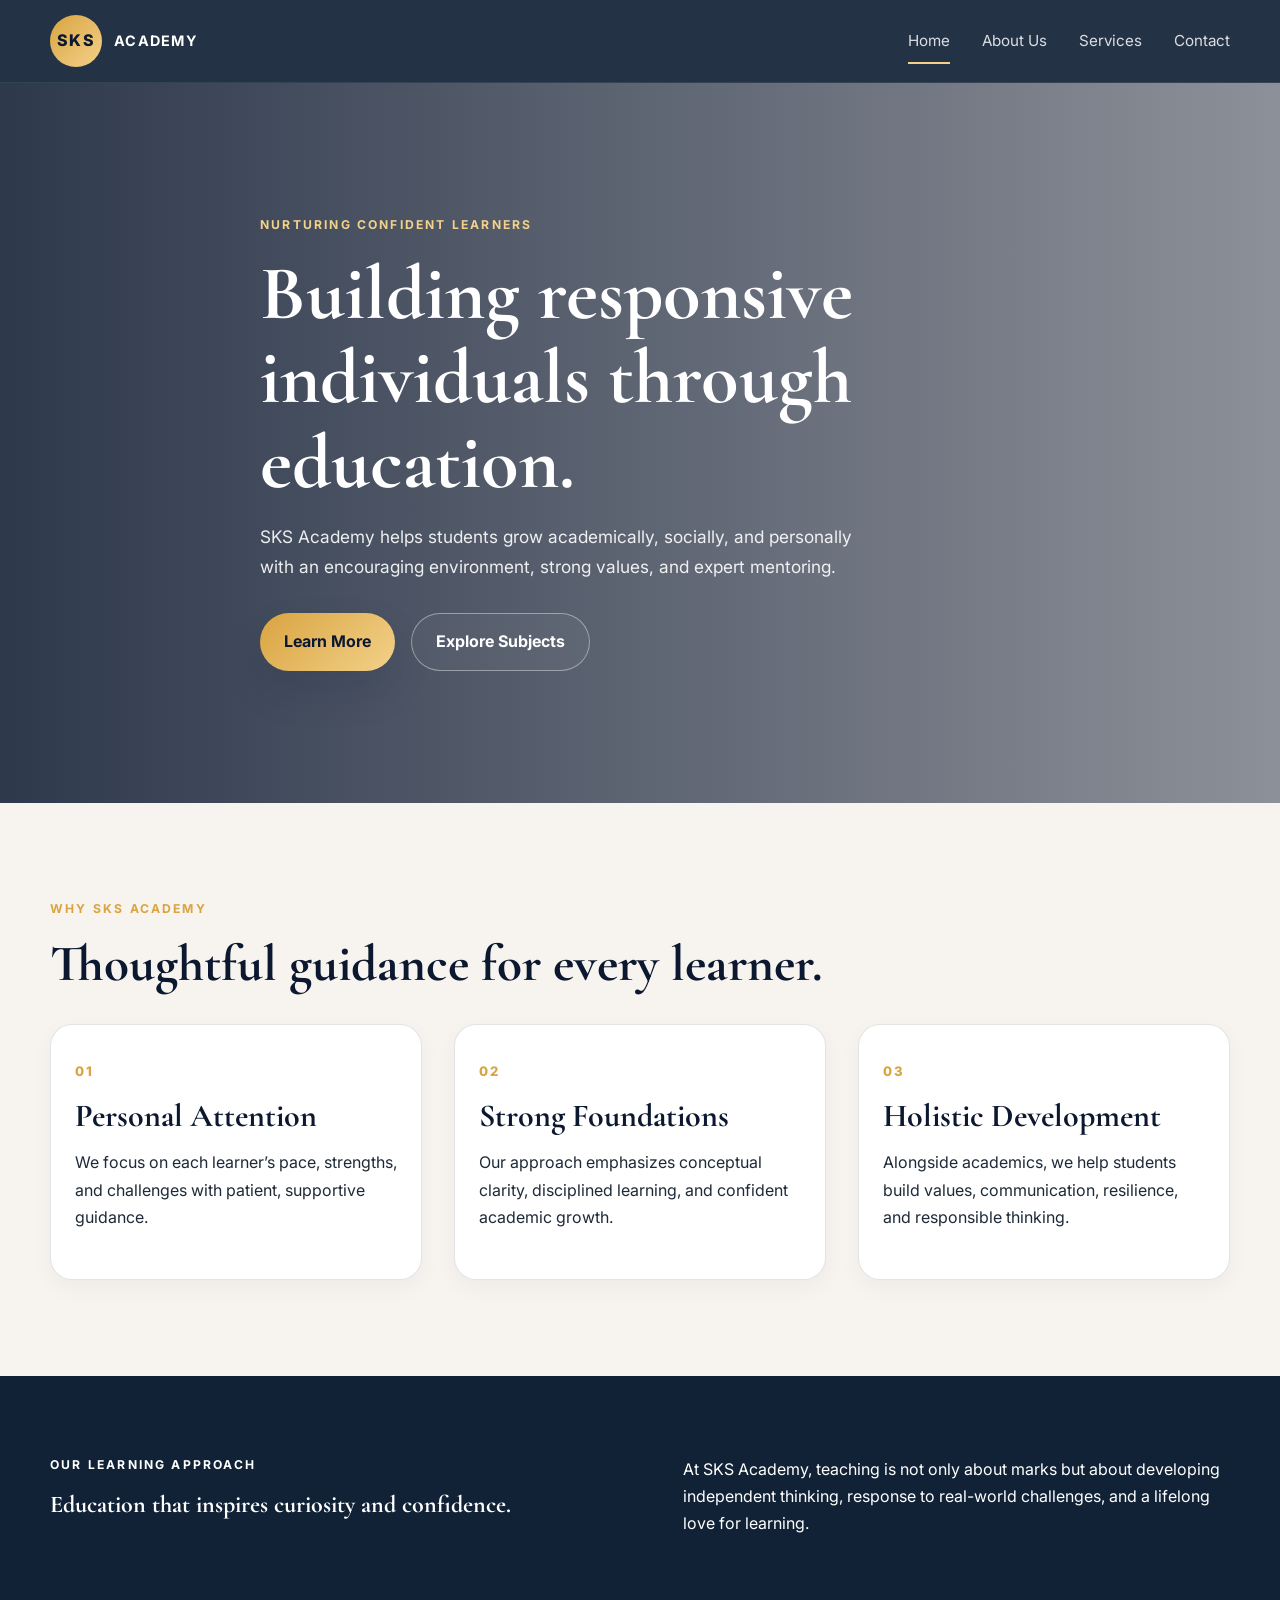
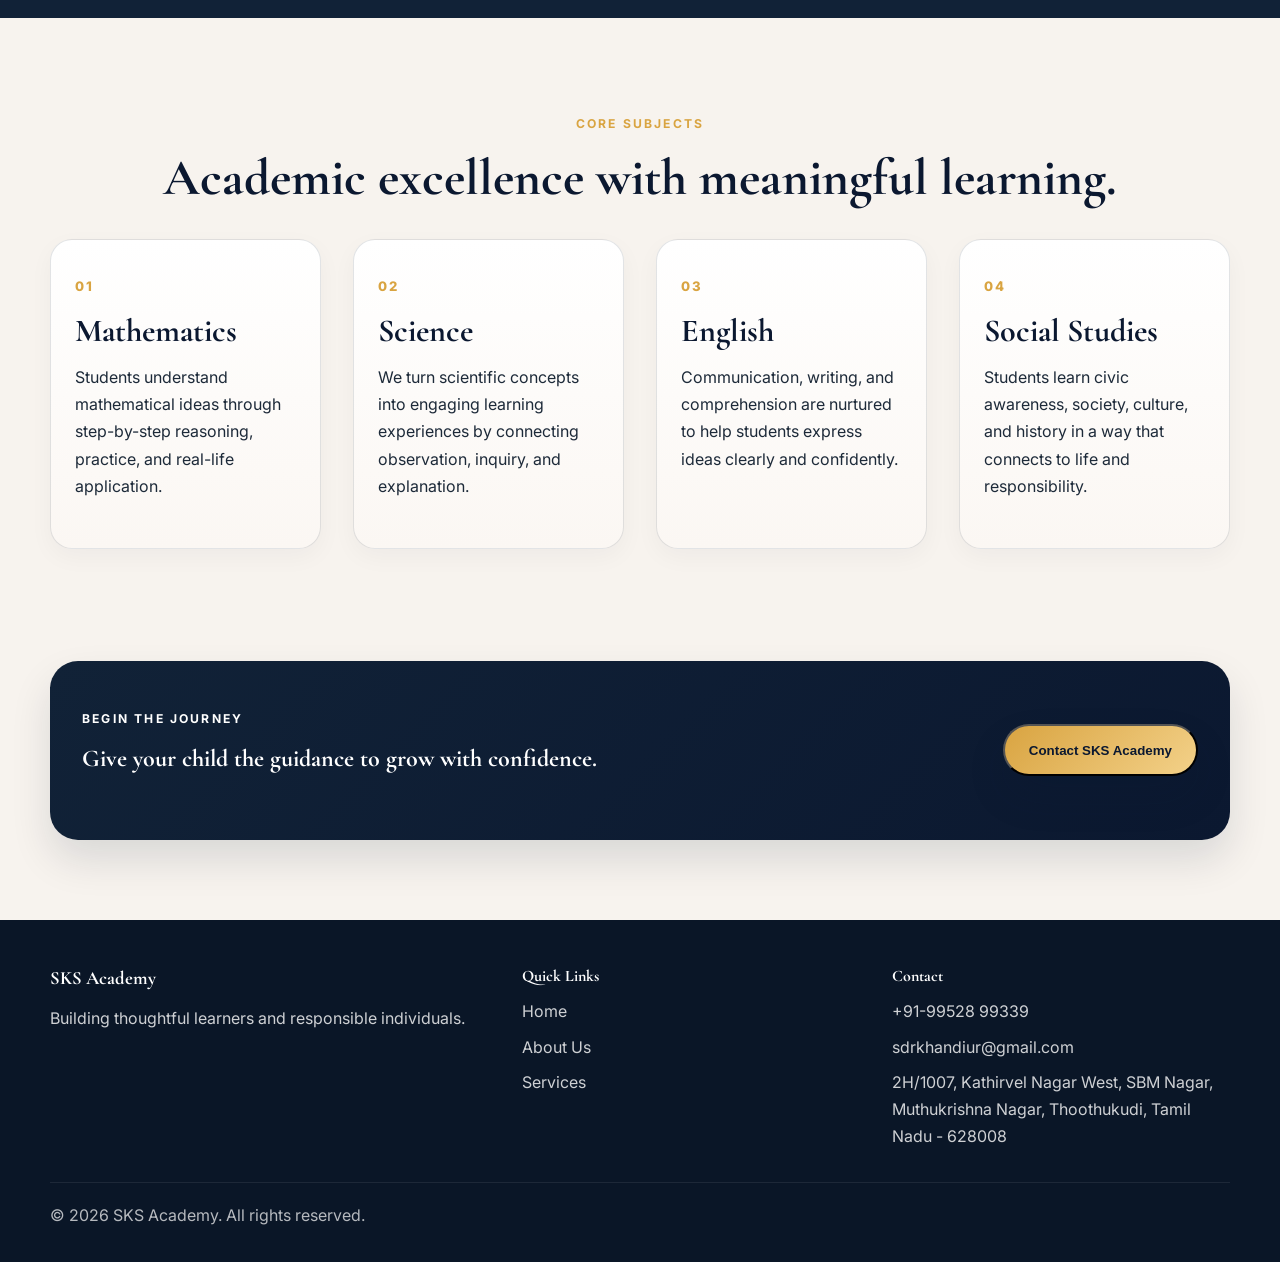
<file: index.html>
<!DOCTYPE html>
<html lang="en">
  <head>
    <meta charset="UTF-8" />
    <meta name="viewport" content="width=device-width, initial-scale=1.0" />
    <meta name="description" content="SKS Academy nurtures responsive individuals through quality teaching, personal guidance, and strong academic foundations." />
    <title>SKS Academy | Home</title>
    <link rel="preconnect" href="https://fonts.googleapis.com" />
    <link rel="preconnect" href="https://fonts.gstatic.com" crossorigin />
    <link href="https://fonts.googleapis.com/css2?family=Cormorant+Garamond:wght@600;700&family=Inter:wght@400;500;600;700;800&display=swap" rel="stylesheet" />
    <link rel="stylesheet" href="css/styles.css" />
  </head>
  <body>
    <header class="site-header">
      <div class="container nav-wrap">
        <a href="index.html" class="brand">
          <span class="brand-mark">SKS</span>
          <span class="brand-text">Academy</span>
        </a>
        <nav class="main-nav" aria-label="Main navigation">
          <a href="index.html" class="active">Home</a>
          <a href="about.html">About Us</a>
          <a href="services.html">Services</a>
          <a href="#contact">Contact</a>
        </nav>
      </div>
    </header>

    <main>
      <section class="hero">
        <div class="hero-overlay"></div>
        <div class="container hero-content">
          <p class="eyebrow">Nurturing confident learners</p>
          <h1>Building responsive individuals through education.</h1>
          <p class="hero-copy">
            SKS Academy helps students grow academically, socially, and personally with an encouraging environment, strong values, and expert mentoring.
          </p>
          <div class="cta-row">
            <a href="about.html" class="btn btn-primary">Learn More</a>
            <a href="services.html" class="btn btn-secondary">Explore Subjects</a>
          </div>
        </div>
      </section>

      <section class="intro container section-pad">
        <div class="section-heading">
          <p class="eyebrow eyebrow-dark">Why SKS Academy</p>
          <h2>Thoughtful guidance for every learner.</h2>
        </div>
        <div class="intro-grid">
          <div class="info-card">
            <span class="card-number">01</span>
            <h3>Personal Attention</h3>
            <p>We focus on each learner’s pace, strengths, and challenges with patient, supportive guidance.</p>
          </div>
          <div class="info-card">
            <span class="card-number">02</span>
            <h3>Strong Foundations</h3>
            <p>Our approach emphasizes conceptual clarity, disciplined learning, and confident academic growth.</p>
          </div>
          <div class="info-card">
            <span class="card-number">03</span>
            <h3>Holistic Development</h3>
            <p>Alongside academics, we help students build values, communication, resilience, and responsible thinking.</p>
          </div>
        </div>
      </section>

      <section class="feature-band">
        <div class="container feature-grid">
          <div>
            <p class="eyebrow">Our learning approach</p>
            <h2>Education that inspires curiosity and confidence.</h2>
          </div>
          <p>
            At SKS Academy, teaching is not only about marks but about developing independent thinking, response to real-world challenges, and a lifelong love for learning.
          </p>
        </div>
      </section>

      <section class="subjects container section-pad">
        <div class="section-heading center">
          <p class="eyebrow eyebrow-dark">Core subjects</p>
          <h2>Academic excellence with meaningful learning.</h2>
        </div>
        <div class="subject-grid">
          <article class="subject-card">
            <span class="subject-number">01</span>
            <h3>Mathematics</h3>
            <p>Students understand mathematical ideas through step-by-step reasoning, practice, and real-life application.</p>
          </article>
          <article class="subject-card">
            <span class="subject-number">02</span>
            <h3>Science</h3>
            <p>We turn scientific concepts into engaging learning experiences by connecting observation, inquiry, and explanation.</p>
          </article>
          <article class="subject-card">
            <span class="subject-number">03</span>
            <h3>English</h3>
            <p>Communication, writing, and comprehension are nurtured to help students express ideas clearly and confidently.</p>
          </article>
          <article class="subject-card">
            <span class="subject-number">04</span>
            <h3>Social Studies</h3>
            <p>Students learn civic awareness, society, culture, and history in a way that connects to life and responsibility.</p>
          </article>
        </div>
      </section>

      <section class="cta-section" id="contact">
        <div class="container cta-block">
          <div>
            <p class="eyebrow">Begin the journey</p>
            <h2>Give your child the guidance to grow with confidence.</h2>
          </div>
          <button type="button" class="btn btn-primary" id="open-contact-form">Contact SKS Academy</button>
        </div>
      </section>

      <div class="contact-modal hidden" id="contact-modal" aria-hidden="true">
        <div class="contact-modal-backdrop" data-close="true"></div>
        <div class="contact-modal-dialog" role="dialog" aria-modal="true" aria-labelledby="contact-form-title">
          <button type="button" class="modal-close" id="close-contact-form" aria-label="Close contact form">×</button>
          <h3 id="contact-form-title">Enquire at SKS Academy</h3>
          <form id="inquiry-form" action="https://formspree.io/f/xljevvjr" method="POST">
            <div class="form-grid">
              <label>
                <span>Name</span>
                <input type="text" name="name" placeholder="Your full name" required />
              </label>
              <label>
                <span>Contact Number</span>
                <input type="tel" name="contact" placeholder="Your contact number" required />
              </label>
              <label class="full-width">
                <span>Email</span>
                <input type="email" name="email" placeholder="Your email address" required />
              </label>
              <label class="full-width">
                <span>How can we help?</span>
                <textarea name="description" rows="5" placeholder="Describe your requirement" required></textarea>
              </label>
              <input type="hidden" name="_subject" value="New inquiry from SKS Academy website" />
            </div>
            <button type="submit" class="btn btn-primary full-width-btn">Send</button>
            <p class="form-status" id="form-status" aria-live="polite"></p>
          </form>
        </div>
      </div>
    </main>

    <footer class="site-footer">
      <div class="container footer-grid">
        <div>
          <h3>SKS Academy</h3>
          <p>Building thoughtful learners and responsible individuals.</p>
        </div>
        <div>
          <h4>Quick Links</h4>
          <ul>
            <li><a href="index.html">Home</a></li>
            <li><a href="about.html">About Us</a></li>
            <li><a href="services.html">Services</a></li>
          </ul>
        </div>
        <div>
          <h4>Contact</h4>
          <ul>
            <li><a href="tel:+919952899339">+91-99528 99339</a></li>
            <li><a href="mailto:sdrkhandiur@gmail.com">sdrkhandiur@gmail.com</a></li>
            <li>2H/1007, Kathirvel Nagar West, SBM Nagar, Muthukrishna Nagar, Thoothukudi, Tamil Nadu - 628008</li>
          </ul>
        </div>
      </div>
      <div class="container copyright">© 2026 SKS Academy. All rights reserved.</div>
    </footer>

    <script src="js/main.js"></script>
  </body>
</html>
</file>
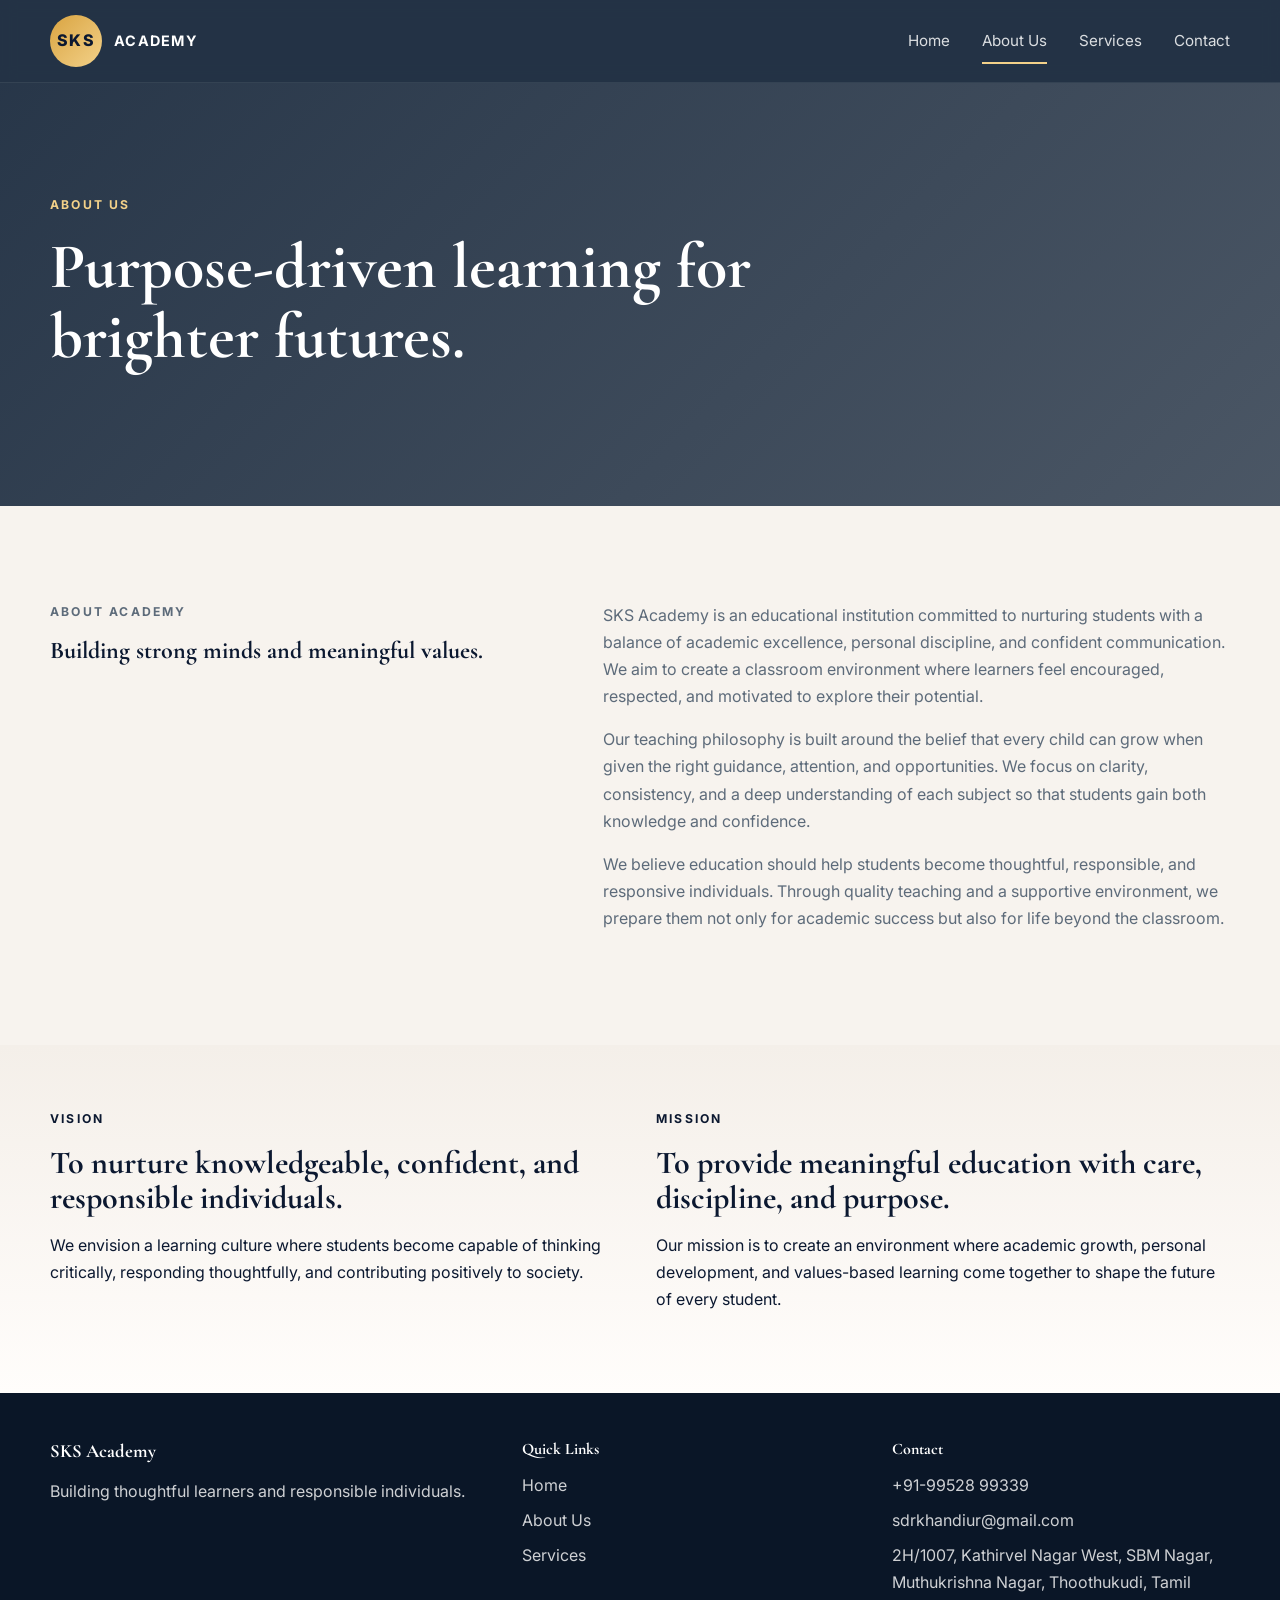
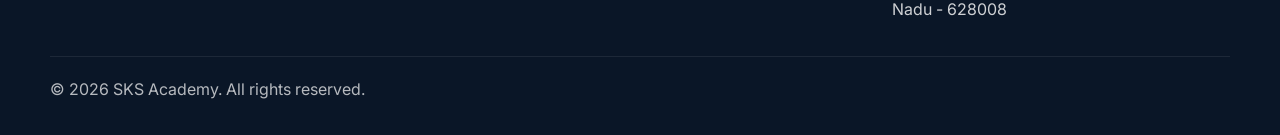
<file: about.html>
<!DOCTYPE html>
<html lang="en">
  <head>
    <meta charset="UTF-8" />
    <meta name="viewport" content="width=device-width, initial-scale=1.0" />
    <meta name="description" content="About SKS Academy, including vision, mission, and our educational philosophy." />
    <title>SKS Academy | About Us</title>
    <link rel="preconnect" href="https://fonts.googleapis.com" />
    <link rel="preconnect" href="https://fonts.gstatic.com" crossorigin />
    <link href="https://fonts.googleapis.com/css2?family=Cormorant+Garamond:wght@600;700&family=Inter:wght@400;500;600;700;800&display=swap" rel="stylesheet" />
    <link rel="stylesheet" href="css/styles.css" />
  </head>
  <body>
    <header class="site-header">
      <div class="container nav-wrap">
        <a href="index.html" class="brand">
          <span class="brand-mark">SKS</span>
          <span class="brand-text">Academy</span>
        </a>
        <nav class="main-nav" aria-label="Main navigation">
          <a href="index.html">Home</a>
          <a href="about.html" class="active">About Us</a>
          <a href="services.html">Services</a>
          <a href="index.html#contact">Contact</a>
        </nav>
      </div>
    </header>

    <main>
      <section class="page-hero small-hero">
        <div class="container">
          <p class="eyebrow">About us</p>
          <h1>Purpose-driven learning for brighter futures.</h1>
        </div>
      </section>

      <section class="container section-pad">
        <div class="two-column">
          <div>
            <p class="eyebrow eyebrow-dark">About Academy</p>
            <h2>Building strong minds and meaningful values.</h2>
          </div>
          <div>
            <p>
              SKS Academy is an educational institution committed to nurturing students with a balance of academic excellence, personal discipline, and confident communication. We aim to create a classroom environment where learners feel encouraged, respected, and motivated to explore their potential.
            </p>
            <p>
              Our teaching philosophy is built around the belief that every child can grow when given the right guidance, attention, and opportunities. We focus on clarity, consistency, and a deep understanding of each subject so that students gain both knowledge and confidence.
            </p>
            <p>
              We believe education should help students become thoughtful, responsible, and responsive individuals. Through quality teaching and a supportive environment, we prepare them not only for academic success but also for life beyond the classroom.
            </p>
          </div>
        </div>
      </section>

      <section class="feature-band alt-band">
        <div class="container values-grid">
          <article>
            <p class="eyebrow">Vision</p>
            <h3>To nurture knowledgeable, confident, and responsible individuals.</h3>
            <p>
              We envision a learning culture where students become capable of thinking critically, responding thoughtfully, and contributing positively to society.
            </p>
          </article>
          <article>
            <p class="eyebrow">Mission</p>
            <h3>To provide meaningful education with care, discipline, and purpose.</h3>
            <p>
              Our mission is to create an environment where academic growth, personal development, and values-based learning come together to shape the future of every student.
            </p>
          </article>
        </div>
      </section>
    </main>

    <footer class="site-footer">
      <div class="container footer-grid">
        <div>
          <h3>SKS Academy</h3>
          <p>Building thoughtful learners and responsible individuals.</p>
        </div>
        <div>
          <h4>Quick Links</h4>
          <ul>
            <li><a href="index.html">Home</a></li>
            <li><a href="about.html">About Us</a></li>
            <li><a href="services.html">Services</a></li>
          </ul>
        </div>
        <div>
          <h4>Contact</h4>
          <ul>
            <li><a href="tel:+919952899339">+91-99528 99339</a></li>
            <li><a href="mailto:sdrkhandiur@gmail.com">sdrkhandiur@gmail.com</a></li>
            <li>2H/1007, Kathirvel Nagar West, SBM Nagar, Muthukrishna Nagar, Thoothukudi, Tamil Nadu - 628008</li>
          </ul>
        </div>
      </div>
      <div class="container copyright">© 2026 SKS Academy. All rights reserved.</div>
    </footer>

    <script src="js/main.js"></script>
  </body>
</html>
</file>
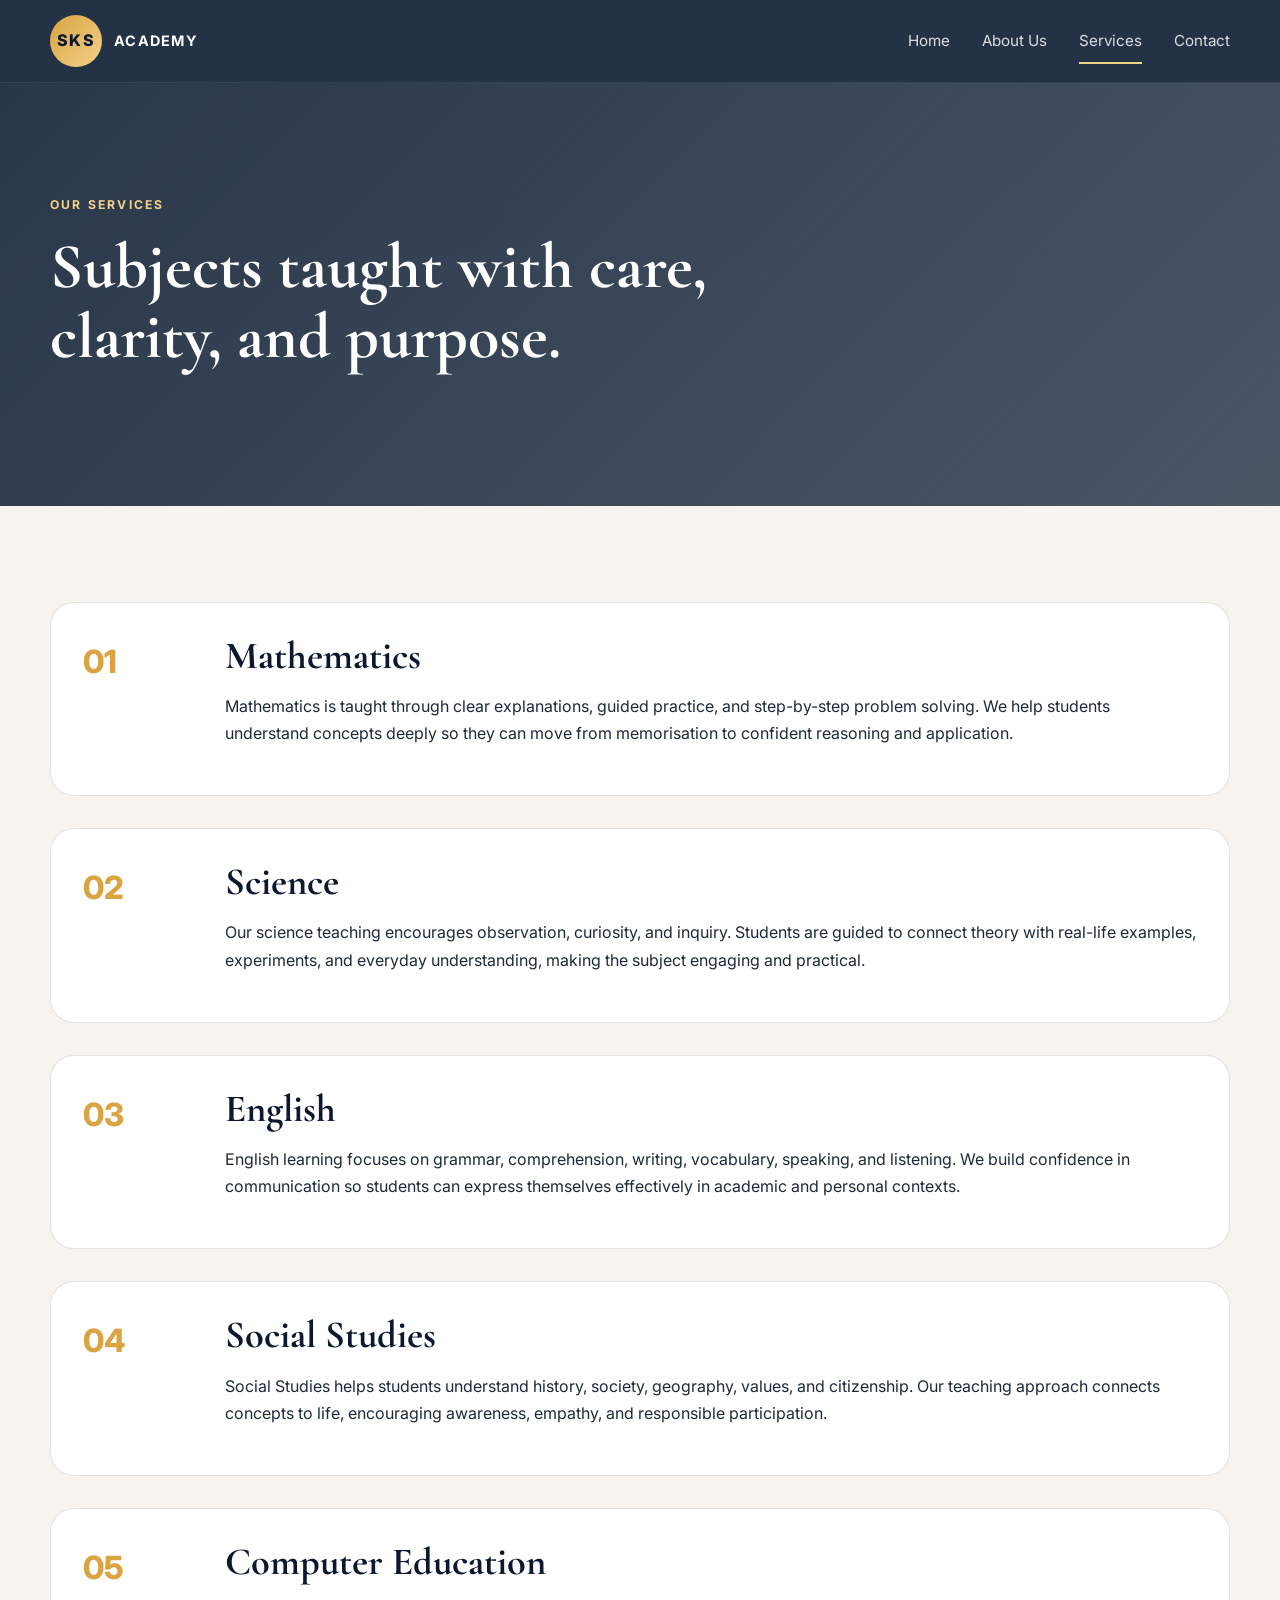
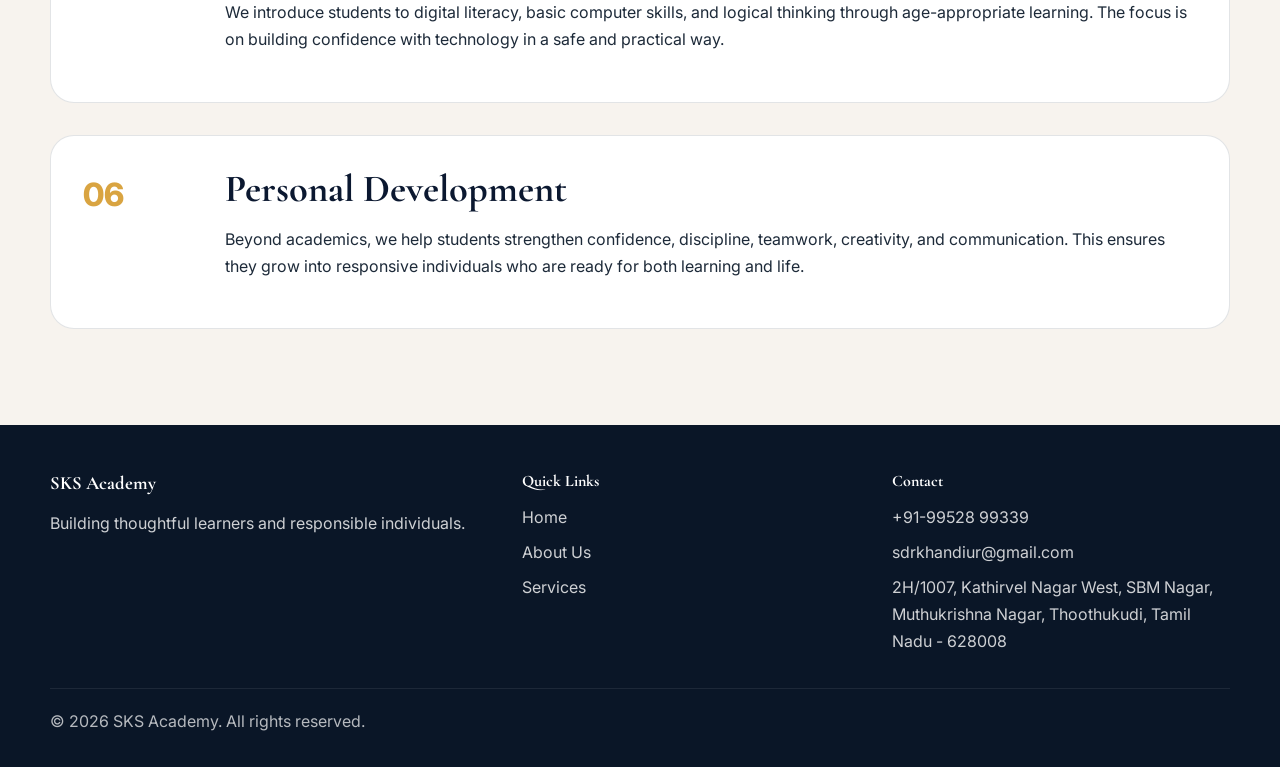
<file: services.html>
<!DOCTYPE html>
<html lang="en">
  <head>
    <meta charset="UTF-8" />
    <meta name="viewport" content="width=device-width, initial-scale=1.0" />
    <meta name="description" content="Academic subjects and teaching approach at SKS Academy." />
    <title>SKS Academy | Services</title>
    <link rel="preconnect" href="https://fonts.googleapis.com" />
    <link rel="preconnect" href="https://fonts.gstatic.com" crossorigin />
    <link href="https://fonts.googleapis.com/css2?family=Cormorant+Garamond:wght@600;700&family=Inter:wght@400;500;600;700;800&display=swap" rel="stylesheet" />
    <link rel="stylesheet" href="css/styles.css" />
  </head>
  <body>
    <header class="site-header">
      <div class="container nav-wrap">
        <a href="index.html" class="brand">
          <span class="brand-mark">SKS</span>
          <span class="brand-text">Academy</span>
        </a>
        <nav class="main-nav" aria-label="Main navigation">
          <a href="index.html">Home</a>
          <a href="about.html">About Us</a>
          <a href="services.html" class="active">Services</a>
          <a href="index.html#contact">Contact</a>
        </nav>
      </div>
    </header>

    <main>
      <section class="page-hero small-hero">
        <div class="container">
          <p class="eyebrow">Our services</p>
          <h1>Subjects taught with care, clarity, and purpose.</h1>
        </div>
      </section>

      <section class="container section-pad services-layout">
        <article class="service-item">
          <div class="service-number">01</div>
          <div>
            <h2>Mathematics</h2>
            <p>
              Mathematics is taught through clear explanations, guided practice, and step-by-step problem solving. We help students understand concepts deeply so they can move from memorisation to confident reasoning and application.
            </p>
          </div>
        </article>

        <article class="service-item">
          <div class="service-number">02</div>
          <div>
            <h2>Science</h2>
            <p>
              Our science teaching encourages observation, curiosity, and inquiry. Students are guided to connect theory with real-life examples, experiments, and everyday understanding, making the subject engaging and practical.
            </p>
          </div>
        </article>

        <article class="service-item">
          <div class="service-number">03</div>
          <div>
            <h2>English</h2>
            <p>
              English learning focuses on grammar, comprehension, writing, vocabulary, speaking, and listening. We build confidence in communication so students can express themselves effectively in academic and personal contexts.
            </p>
          </div>
        </article>

        <article class="service-item">
          <div class="service-number">04</div>
          <div>
            <h2>Social Studies</h2>
            <p>
              Social Studies helps students understand history, society, geography, values, and citizenship. Our teaching approach connects concepts to life, encouraging awareness, empathy, and responsible participation.
            </p>
          </div>
        </article>

        <article class="service-item">
          <div class="service-number">05</div>
          <div>
            <h2>Computer Education</h2>
            <p>
              We introduce students to digital literacy, basic computer skills, and logical thinking through age-appropriate learning. The focus is on building confidence with technology in a safe and practical way.
            </p>
          </div>
        </article>

        <article class="service-item">
          <div class="service-number">06</div>
          <div>
            <h2>Personal Development</h2>
            <p>
              Beyond academics, we help students strengthen confidence, discipline, teamwork, creativity, and communication. This ensures they grow into responsive individuals who are ready for both learning and life.
            </p>
          </div>
        </article>
      </section>
    </main>

    <footer class="site-footer">
      <div class="container footer-grid">
        <div>
          <h3>SKS Academy</h3>
          <p>Building thoughtful learners and responsible individuals.</p>
        </div>
        <div>
          <h4>Quick Links</h4>
          <ul>
            <li><a href="index.html">Home</a></li>
            <li><a href="about.html">About Us</a></li>
            <li><a href="services.html">Services</a></li>
          </ul>
        </div>
        <div>
          <h4>Contact</h4>
          <ul>
            <li><a href="tel:+919952899339">+91-99528 99339</a></li>
            <li><a href="mailto:sdrkhandiur@gmail.com">sdrkhandiur@gmail.com</a></li>
            <li>2H/1007, Kathirvel Nagar West, SBM Nagar, Muthukrishna Nagar, Thoothukudi, Tamil Nadu - 628008</li>
          </ul>
        </div>
      </div>
      <div class="container copyright">© 2026 SKS Academy. All rights reserved.</div>
    </footer>

    <script src="js/main.js"></script>
  </body>
</html>
</file>
<file: css/styles.css>
:root {
  --navy: #112237;
  --navy-deep: #0b1830;
  --gold: #d9a441;
  --gold-soft: #f3d189;
  --ivory: #f7f3ee;
  --white: #ffffff;
  --text: #1d2a39;
  --muted: #5d6b7a;
  --line: rgba(17, 34, 55, 0.12);
  --shadow: 0 20px 40px rgba(11, 24, 48, 0.12);
  --max-width: 1180px;
}

* {
  box-sizing: border-box;
}

html {
  scroll-behavior: smooth;
}

body {
  margin: 0;
  font-family: "Inter", sans-serif;
  background: var(--ivory);
  color: var(--text);
  line-height: 1.7;
}

a {
  color: inherit;
  text-decoration: none;
}

img {
  max-width: 100%;
  display: block;
}

.container {
  width: min(var(--max-width), calc(100% - 2rem));
  margin: 0 auto;
}

.site-header {
  position: sticky;
  top: 0;
  z-index: 20;
  background: rgba(17, 34, 55, 0.92);
  backdrop-filter: blur(8px);
  border-bottom: 1px solid rgba(255, 255, 255, 0.08);
}

.nav-wrap {
  display: flex;
  justify-content: space-between;
  align-items: center;
  min-height: 82px;
}

.brand {
  display: inline-flex;
  align-items: center;
  gap: 0.75rem;
  font-weight: 700;
  color: var(--white);
  letter-spacing: 0.08em;
  text-transform: uppercase;
}

.brand-mark {
  display: inline-flex;
  align-items: center;
  justify-content: center;
  min-width: 52px;
  height: 52px;
  border-radius: 50%;
  background: linear-gradient(135deg, var(--gold), var(--gold-soft));
  color: var(--navy-deep);
  font-weight: 800;
}

.brand-text {
  font-size: 0.9rem;
}

.main-nav {
  display: flex;
  align-items: center;
  gap: 2rem;
  color: rgba(255, 255, 255, 0.84);
  font-size: 0.95rem;
}

.main-nav a {
  position: relative;
  padding: 0.35rem 0;
}

.main-nav a::after {
  content: "";
  position: absolute;
  left: 0;
  bottom: -4px;
  width: 0;
  height: 2px;
  background: var(--gold-soft);
  transition: width 0.2s ease;
}

.main-nav a:hover::after,
.main-nav a.active::after {
  width: 100%;
}

.hero {
  position: relative;
  background-image: url("https://images.unsplash.com/photo-1513258496099-48168024aec0?auto=format&fit=crop&w=1600&q=80");
  background-size: cover;
  background-position: center;
  min-height: 720px;
  display: flex;
  align-items: center;
}

.hero-overlay {
  position: absolute;
  inset: 0;
  background: linear-gradient(90deg, rgba(11, 24, 48, 0.85), rgba(11, 24, 48, 0.45));
}

.hero-content {
  position: relative;
  z-index: 1;
  color: var(--white);
  max-width: 760px;
  padding: 76px 0;
}

.eyebrow {
  margin: 0 0 1rem;
  color: var(--gold-soft);
  font-size: 0.76rem;
  font-weight: 700;
  letter-spacing: 0.18em;
  text-transform: uppercase;
}

.eyebrow-dark {
  color: var(--gold);
}

h1,
h2,
h3,
h4 {
  margin-top: 0;
  color: var(--navy-deep);
  line-height: 1.1;
  font-family: "Cormorant Garamond", serif;
}

.hero h1 {
  font-size: clamp(3.2rem, 6vw, 6rem);
  color: var(--white);
  margin-bottom: 1rem;
}

.hero-copy {
  max-width: 620px;
  font-size: 1.08rem;
  color: rgba(255, 255, 255, 0.9);
}

.cta-row {
  display: flex;
  flex-wrap: wrap;
  gap: 1rem;
  margin-top: 2rem;
}

.btn {
  display: inline-flex;
  align-items: center;
  justify-content: center;
  min-height: 52px;
  padding: 0.9rem 1.5rem;
  border-radius: 999px;
  font-weight: 700;
  transition: transform 0.2s ease, box-shadow 0.2s ease;
}

.btn:hover {
  transform: translateY(-2px);
}

.btn-primary {
  background: linear-gradient(135deg, var(--gold), var(--gold-soft));
  color: var(--navy-deep);
  box-shadow: var(--shadow);
}

.btn-secondary {
  border: 1px solid rgba(255, 255, 255, 0.4);
  color: var(--white);
  background: rgba(255, 255, 255, 0.04);
}

.section-pad {
  padding: 6rem 0;
}

.section-heading {
  margin-bottom: 2rem;
}

.section-heading h2 {
  font-size: clamp(2.5rem, 4vw, 4rem);
  margin-bottom: 0;
}

.center {
  text-align: center;
}

.intro-grid,
.subject-grid,
.values-grid,
.footer-grid {
  display: grid;
  gap: 2rem;
}

.intro-grid {
  grid-template-columns: repeat(3, minmax(0, 1fr));
}

.info-card,
.subject-card,
.value-card {
  background: var(--white);
  border: 1px solid var(--line);
  border-radius: 22px;
  padding: 2rem 1.5rem;
  box-shadow: 0 8px 24px rgba(17, 34, 55, 0.04);
}

.card-number,
.subject-number,
.service-number {
  display: inline-block;
  font-size: 0.82rem;
  font-weight: 800;
  color: var(--gold);
  letter-spacing: 0.12em;
  margin-bottom: 1rem;
}

.info-card h3,
.subject-card h3,
.values-grid h3 {
  font-size: 2rem;
  margin-bottom: 0.8rem;
}

.feature-band {
  background: var(--navy);
  color: rgba(255, 255, 255, 0.8);
  padding: 4rem 0;
}

.feature-band h2,
.feature-band p,
.feature-band .eyebrow {
  color: var(--white);
}

.feature-grid {
  display: grid;
  grid-template-columns: 1.1fr 1fr;
  align-items: center;
  gap: 2rem;
}

.subject-grid {
  grid-template-columns: repeat(4, minmax(0, 1fr));
  margin-top: 2rem;
}

.subject-card {
  background: linear-gradient(180deg, var(--white), #fbf7f3);
}

.cta-section {
  padding: 1rem 0 5rem;
}

.cta-block {
  background: linear-gradient(135deg, var(--navy), var(--navy-deep));
  border-radius: 28px;
  padding: 3rem 2rem;
  display: flex;
  justify-content: space-between;
  align-items: center;
  gap: 2rem;
  box-shadow: var(--shadow);
}

.cta-block h2,
.cta-block .eyebrow {
  color: var(--white);
}

.site-footer {
  background: #0a1627;
  color: rgba(255, 255, 255, 0.8);
  padding-top: 3rem;
}

.footer-grid {
  grid-template-columns: 1.3fr 1fr 1fr;
  padding-bottom: 2rem;
}

.site-footer h3,
.site-footer h4 {
  color: var(--white);
  margin-bottom: 0.8rem;
}

.site-footer ul {
  list-style: none;
  padding: 0;
  margin: 0;
  display: grid;
  gap: 0.5rem;
}

.site-footer a:hover {
  color: var(--gold-soft);
}

.contact-modal {
  position: fixed;
  inset: 0;
  display: flex;
  align-items: center;
  justify-content: center;
  z-index: 100;
}

.contact-modal.hidden {
  display: none;
}

.contact-modal-backdrop {
  position: absolute;
  inset: 0;
  background: rgba(11, 24, 48, 0.7);
}

.contact-modal-dialog {
  position: relative;
  width: min(640px, calc(100% - 2rem));
  background: var(--white);
  border-radius: 22px;
  padding: 2rem;
  box-shadow: var(--shadow);
}

.modal-close {
  position: absolute;
  top: 1rem;
  right: 1rem;
  border: none;
  background: transparent;
  font-size: 2rem;
  cursor: pointer;
  color: var(--navy-deep);
}

.contact-modal-dialog h3 {
  margin-bottom: 1.5rem;
  font-size: clamp(2.2rem, 3vw, 3rem);
}

.form-grid {
  display: grid;
  grid-template-columns: 1fr 1fr;
  gap: 1rem;
}

label {
  display: flex;
  flex-direction: column;
  gap: 0.5rem;
  font-weight: 600;
  color: var(--navy-deep);
}

label span {
  font-size: 0.95rem;
}

.full-width {
  grid-column: 1 / -1;
}

input,
textarea {
  width: 100%;
  border: 1px solid rgba(17, 34, 55, 0.16);
  border-radius: 12px;
  padding: 0.9rem 1rem;
  font: inherit;
  color: var(--text);
  background: #fbfaf8;
}

textarea {
  resize: vertical;
  min-height: 120px;
}

.full-width-btn {
  width: 100%;
  margin-top: 1.25rem;
  border: none;
  cursor: pointer;
  font: inherit;
}

.copyright {
  border-top: 1px solid rgba(255, 255, 255, 0.08);
  padding: 1.2rem 0 2rem;
  color: rgba(255, 255, 255, 0.7);
}

.page-hero {
  background: linear-gradient(135deg, rgba(17, 34, 55, 0.9), rgba(17, 34, 55, 0.75)), url("https://images.unsplash.com/photo-1522202176988-66273c2fd55f?auto=format&fit=crop&w=1600&q=80") center/cover no-repeat;
  padding: 7rem 0 5rem;
}

.small-hero h1 {
  color: var(--white);
  font-size: clamp(2.7rem, 5vw, 4.7rem);
  max-width: 720px;
}

.two-column {
  display: grid;
  grid-template-columns: 0.9fr 1.1fr;
  gap: 2.5rem;
  align-items: start;
}

.two-column p {
  margin-top: 0;
  color: var(--muted);
}

.alt-band {
  background: linear-gradient(180deg, #f4efe9, #fffdfb);
}

.values-grid {
  grid-template-columns: repeat(2, minmax(0, 1fr));
}

.alt-band .eyebrow,
.alt-band h3,
.alt-band p {
  color: var(--navy-deep);
}

.services-layout {
  display: grid;
  gap: 2rem;
}

.service-item {
  display: grid;
  grid-template-columns: 110px 1fr;
  align-items: start;
  gap: 2rem;
  background: var(--white);
  border: 1px solid var(--line);
  border-radius: 24px;
  padding: 2rem;
}

.service-number {
  font-size: 2rem;
  color: var(--gold);
  margin: 0;
  letter-spacing: 0;
}

.service-item h2 {
  font-size: clamp(2rem, 3vw, 3rem);
  margin-bottom: 0.5rem;
}

@media (max-width: 900px) {
  .intro-grid,
  .subject-grid,
  .values-grid,
  .footer-grid,
  .feature-grid,
  .two-column {
    grid-template-columns: 1fr 1fr;
  }

  .subject-grid {
    grid-template-columns: repeat(2, minmax(0, 1fr));
  }
}

@media (max-width: 720px) {
  .nav-wrap {
    flex-direction: column;
    justify-content: center;
    padding: 1rem 0;
  }

  .main-nav {
    width: 100%;
    justify-content: center;
    flex-wrap: wrap;
    gap: 1rem 1.2rem;
  }

  .hero {
    min-height: 600px;
  }

  .intro-grid,
  .subject-grid,
  .values-grid,
  .footer-grid,
  .feature-grid,
  .two-column,
  .cta-block,
  .service-item {
    grid-template-columns: 1fr;
    display: grid;
  }

  .cta-block {
    padding: 2.5rem 1.5rem;
  }

  .service-item {
    gap: 1rem;
  }
}
</file>
